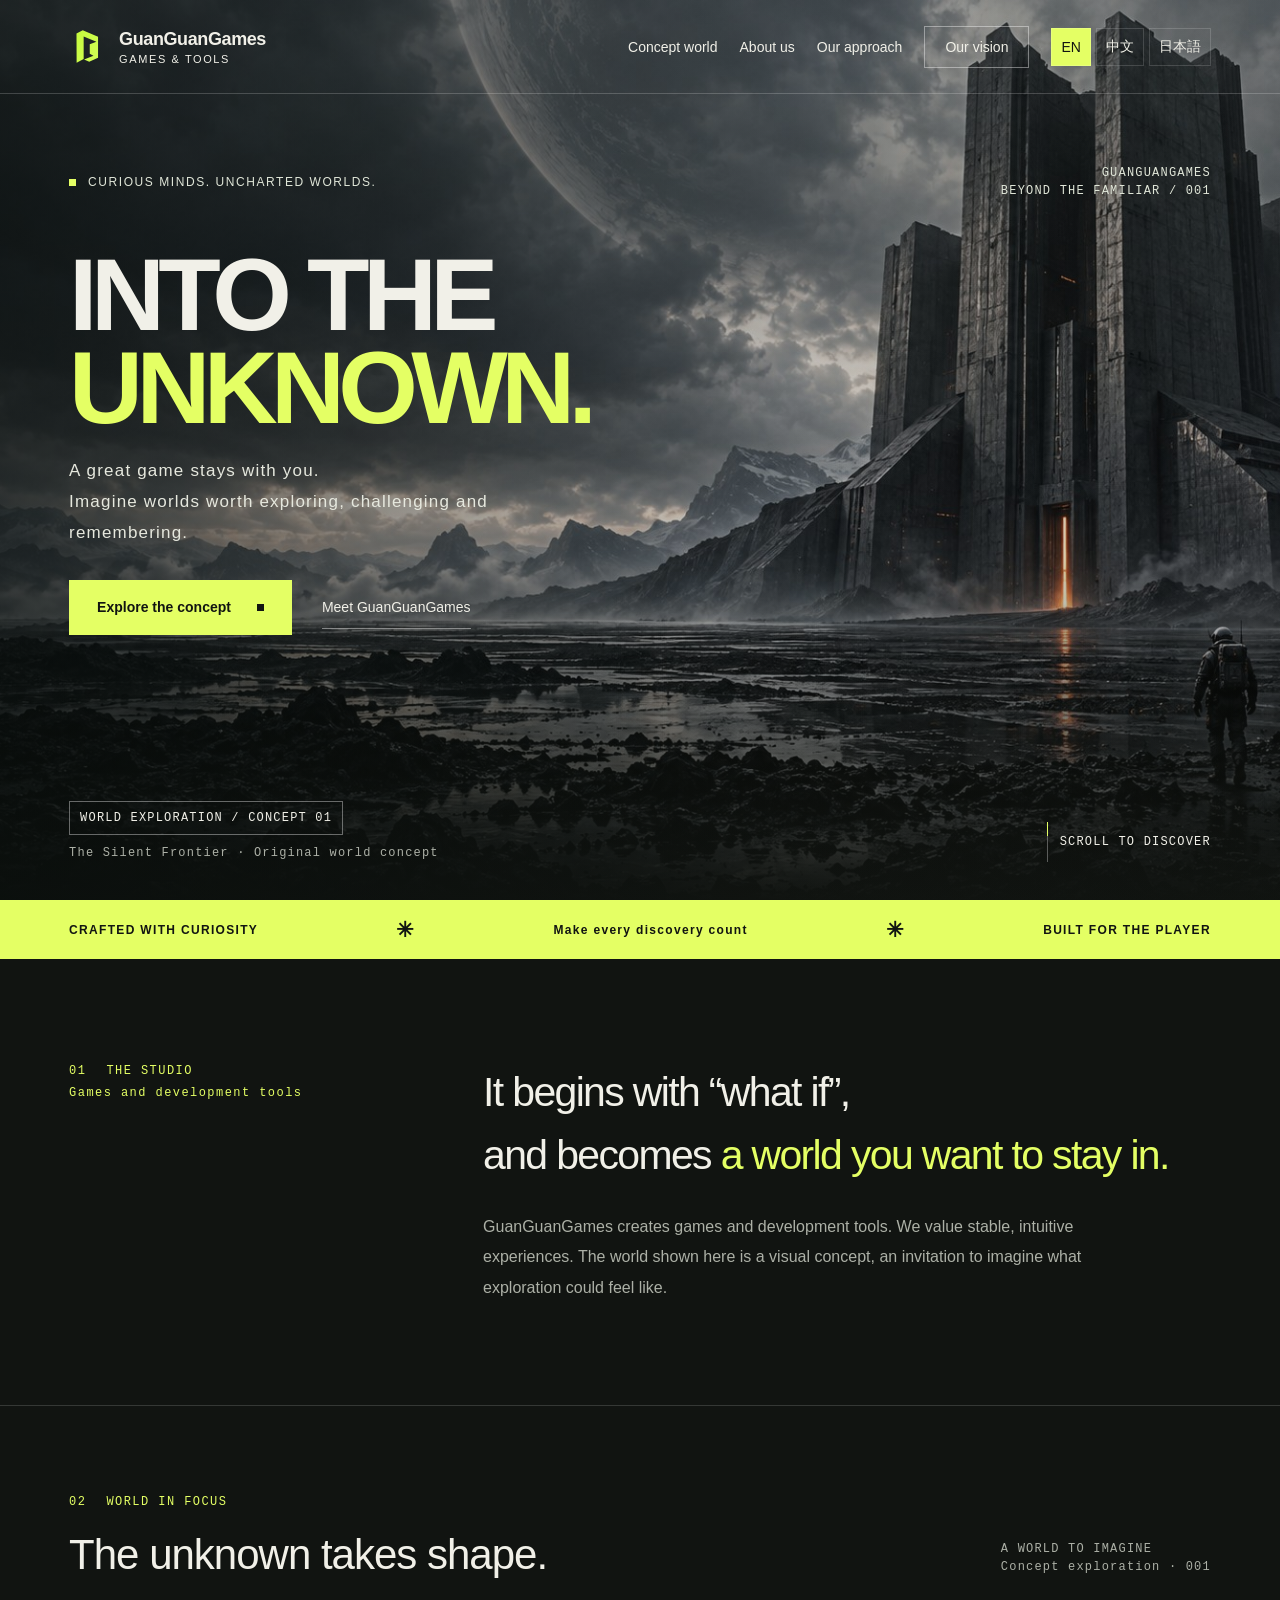
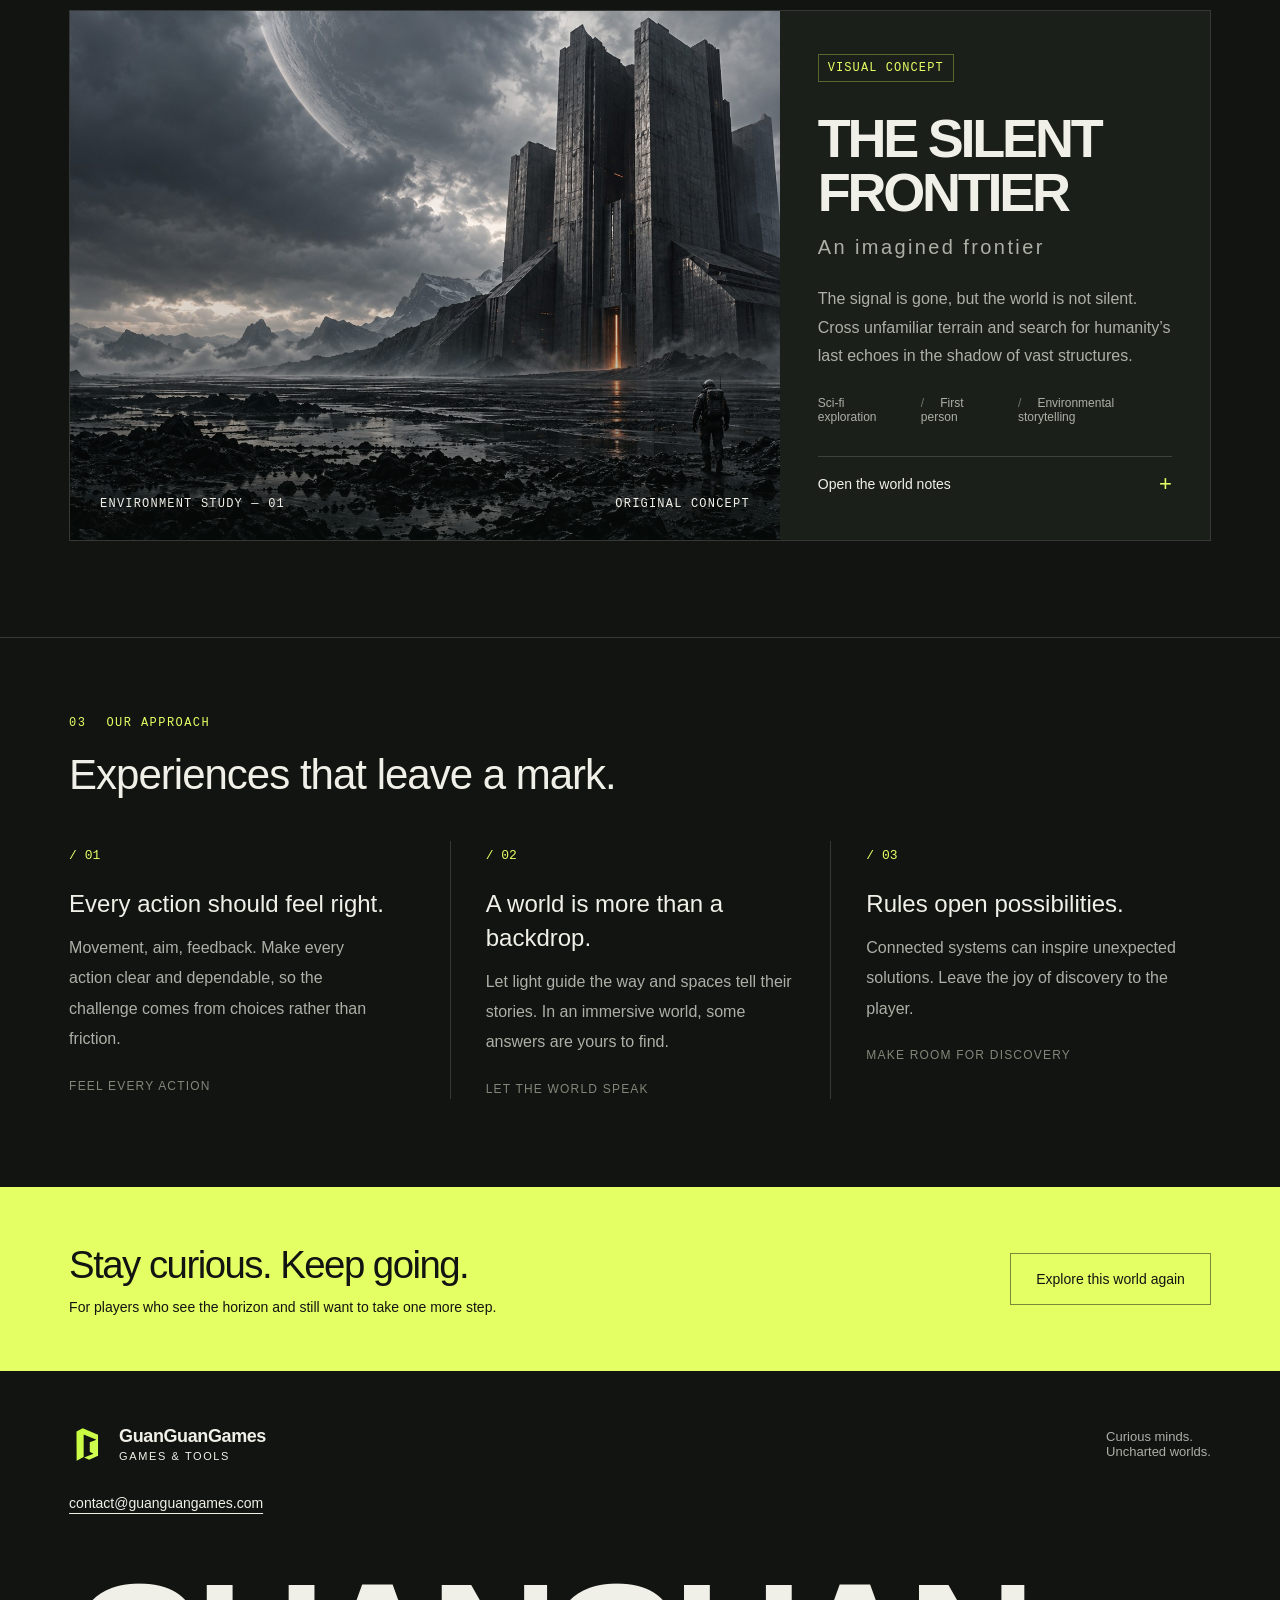
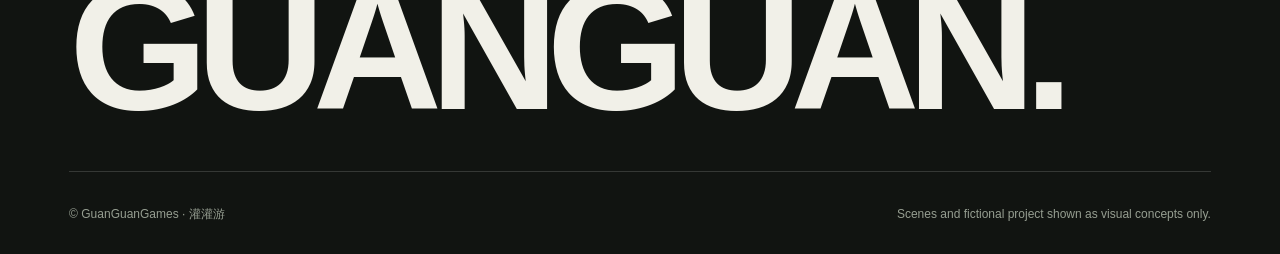
<file: index.html>
<!DOCTYPE html>

<html lang="en"><head><meta charset="utf-8"/><meta content="width=device-width,initial-scale=1" name="viewport"/><meta content="#111411" name="theme-color"/><meta content="GuanGuanGames: games, development tools and an original sci-fi visual concept." name="description"/><title>GuanGuanGames · Into the unknown</title><style>
:root{--bg:#111411;--ink:#f1f0e8;--muted:#acb0a6;--line:#ffffff27;--accent:#e4ff64;--font:Arial,"PingFang SC","Microsoft YaHei",sans-serif}*{box-sizing:border-box}html{scroll-behavior:smooth;scroll-padding-top:90px}body{margin:0;background:var(--bg);color:var(--ink);font-family:var(--font);-webkit-font-smoothing:antialiased}a{color:inherit;text-decoration:none}button{font:inherit}a,button,summary{-webkit-tap-highlight-color:transparent}a:focus-visible,button:focus-visible,summary:focus-visible{outline:2px solid var(--accent);outline-offset:7px}::selection{background:var(--accent);color:var(--bg)}.skip{position:fixed;left:20px;top:-100px;background:var(--accent);color:#111;padding:12px;z-index:50}.skip:focus{top:20px}.shell{padding-inline:5.4vw}.micro{font-size:12px;font-family:monospace;letter-spacing:.1em;line-height:1.5}.eyebrow{display:flex;align-items:center;gap:12px;font-size:12px;letter-spacing:.13em}.eyebrow:before{content:"";width:7px;height:7px;background:var(--accent)}.header{height:94px;position:absolute;top:0;left:0;width:100%;display:flex;align-items:center;justify-content:space-between;z-index:5;border-bottom:1px solid #ffffff30}.brand{display:flex;align-items:center;gap:13px;font-size:18px;letter-spacing:-.8px;font-weight:800}.brand-mark{width:37px;height:37px;background:var(--ink);color:var(--bg);display:grid;place-items:center;font-size:20px;letter-spacing:-5px;padding-right:5px;transform:skew(-8deg)}.brand span:last-child{font-size:11px;letter-spacing:3.4px;display:block;font-weight:400;margin-top:3px}.nav{display:flex;align-items:center;gap:38px;font-size:14px}.nav a{padding:9px 0;transition:color .2s}.nav a:hover{color:var(--accent)}.nav .nav-contact{border:1px solid #ffffff65;padding:12px 20px}.menu{display:none;background:transparent;border:1px solid var(--line);color:var(--ink);padding:10px 14px}.hero{height:max(800px,100svh);max-height:1100px;position:relative;overflow:hidden;isolation:isolate;background:#313932}.hero-art{position:absolute;inset:0;width:100%;height:100%;object-fit:cover;object-position:center;z-index:-3}.hero:after{content:"";position:absolute;inset:0;z-index:-2;background:linear-gradient(90deg,#080d0ba8 0%,#0c100d28 63%),linear-gradient(0deg,#111411 0%,transparent 38%,#10151038 80%)}.hero-top{padding-top:164px;display:flex;justify-content:space-between;color:#e0e6d8}.coordinate{text-align:right}.hero-title{margin:48px 0 22px;font-size:clamp(74px,8.4vw,138px);line-height:.91;letter-spacing:-.065em;font-weight:900;max-width:950px}.hero-title .outline{color:var(--accent)}.hero-description{font-size:17px;letter-spacing:.07em;line-height:1.8;max-width:430px;color:#e6e8de}.hero-actions{display:flex;gap:30px;align-items:center;margin-top:32px}.primary{background:var(--accent);color:#111411;padding:17px 28px;font-size:14px;font-weight:bold;display:inline-flex;align-items:center;justify-content:center;gap:26px;transition:background .2s,transform .2s}.primary:hover{background:#f0ffa9;transform:translateY(-2px)}.primary i{width:7px;height:7px;background:currentColor;display:block}.text-link{font-size:14px;border-bottom:1px solid #ffffff6b;padding:10px 0}.hero-bottom{position:absolute;bottom:38px;left:5.4vw;right:5.4vw;display:flex;justify-content:space-between;align-items:end}.hero-bottom .tag{display:inline-block;border:1px solid #ffffff60;padding:7px 10px;margin-bottom:9px}.hero-bottom p{margin:0;color:var(--muted)}.scroll{display:flex;align-items:center;gap:12px}.scroll-line{display:block;height:40px;width:1px;background:#ffffff50;position:relative;overflow:hidden}.scroll-line:after{content:"";height:14px;width:1px;background:var(--accent);position:absolute;animation:scan 2.8s infinite}@keyframes scan{from{top:-14px}to{top:40px}}.ticker{background:var(--accent);color:var(--bg);padding:19px 5.4vw;display:flex;align-items:center;justify-content:space-between;gap:20px;font-size:12px;letter-spacing:.11em;font-weight:bold}.ticker b{font-size:21px;line-height:1}.intro{display:grid;grid-template-columns:1fr 2fr;gap:50px;padding-block:102px;border-bottom:1px solid var(--line)}.section-index{color:var(--muted);font-size:12px;font-family:monospace;letter-spacing:.12em;line-height:1.8}.section-index span{color:var(--accent);margin-right:20px}.intro h2{font-size:clamp(28px,3.2vw,48px);font-weight:500;line-height:1.55;letter-spacing:-.04em;margin:0 0 24px}.intro h2 em{font-style:normal;color:var(--accent)}.intro p{color:var(--muted);font-size:16px;line-height:1.9;max-width:650px;margin:0}.work{padding-block:86px 96px}.section-head{display:flex;align-items:end;justify-content:space-between;margin-bottom:34px}.section-head h2{font-size:42px;line-height:1;margin:20px 0 0;font-weight:500;letter-spacing:-1px}.section-head .micro{color:var(--muted)}.project{display:grid;grid-template-columns:1.65fr 1fr;border:1px solid var(--line)}.project-visual{min-height:420px;position:relative;overflow:hidden}.project-visual img{width:100%;height:100%;object-fit:cover;position:absolute;object-position:75% center;transition:transform .7s}.project:hover .project-visual img{transform:scale(1.03)}.project-visual:after{content:"";position:absolute;inset:0;background:linear-gradient(0deg,#070d0baa,transparent 55%)}.project-caption{position:absolute;left:30px;right:30px;bottom:27px;z-index:1;display:flex;justify-content:space-between}.project-info{padding:43px 38px;background:#1b1f19;display:flex;flex-direction:column;align-items:start}.badge{font-family:monospace;font-size:12px;letter-spacing:.09em;color:var(--accent);border:1px solid #e4ff6450;padding:6px 9px}.project-info h3{font-size:54px;letter-spacing:-.06em;line-height:1;margin:29px 0 10px}.project-info .cn-title{font-size:20px;margin:0 0 20px;letter-spacing:.12em}.project-info>p{font-size:16px;line-height:1.8;color:var(--muted);margin:0 0 25px}.project-meta{display:flex;gap:16px;font-size:12px;color:var(--muted);margin-bottom:32px}.project-meta span+span:before{content:"/";margin-right:16px;color:#717768}.project details{width:100%;border-top:1px solid var(--line);margin-top:auto;padding-top:16px}.project summary{cursor:pointer;list-style:none;display:flex;justify-content:space-between;font-size:14px;line-height:1.7}.project summary::-webkit-details-marker{display:none}.project summary:after{content:"+";font-size:22px;color:var(--accent);line-height:1}.project details[open] summary:after{content:"−"}.project details p{color:var(--muted);font-size:14px;line-height:1.9;margin-bottom:0}.philosophy{padding-top:75px;padding-bottom:88px;border-top:1px solid var(--line)}.principles{display:grid;grid-template-columns:repeat(3,1fr);margin-top:45px}.principle{padding:4px 35px 3px 0}.principle+.principle{border-left:1px solid var(--line);padding-left:35px}.principle .number{font-family:monospace;color:var(--accent);font-size:13px}.principle h3{font-size:24px;line-height:1.4;font-weight:500;margin:24px 0 12px}.principle p{font-size:16px;line-height:1.9;color:var(--muted);margin:0;max-width:310px}.principle .english{display:block;font-size:12px;letter-spacing:.1em;color:#808879;margin-top:24px}.outro{background:var(--accent);color:var(--bg);padding-block:56px;display:flex;align-items:center;justify-content:space-between;gap:32px}.outro h2{margin:0 0 12px;font-size:clamp(28px,3vw,44px);font-weight:500;letter-spacing:-.04em}.outro p{font-size:14px;margin:0}.outro a{white-space:nowrap;border:1px solid #11141180;padding:17px 25px;font-size:14px}.outro a:hover{background:var(--bg);color:var(--accent)}footer{padding-top:55px;padding-bottom:28px;overflow:hidden}.footer-top{display:flex;justify-content:space-between;align-items:center;gap:20px}.footer-top p{font-size:13px;color:var(--muted);margin:0}.footer-wordmark{font-size:clamp(76px,17.15vw,270px);font-weight:900;letter-spacing:-.07em;line-height:1.05;margin:37px 0 32px;border-bottom:1px solid var(--line);padding-bottom:30px}.footer-bottom{display:flex;justify-content:space-between;color:#969e91;font-size:12px;line-height:1.8}.footer-bottom span:last-child{text-align:right}.mobile-only{display:none}@media(min-width:1800px){.shell{padding-inline:calc((100vw - 1600px)/2)}}@media(max-width:900px){.hero{height:900px;max-height:none}.hero-title{font-size:clamp(68px,10.5vw,100px)}.hero-art{object-position:60% center}.nav{gap:23px}.intro{grid-template-columns:1fr 2fr;gap:25px}.project{grid-template-columns:1.25fr 1fr}.project-info{padding:30px 25px}.project-info h3{font-size:42px}.project-meta{gap:8px;flex-wrap:wrap}.project-meta span+span:before{margin-right:8px}.principle{padding-right:20px}.principle+.principle{padding-left:20px}.principle h3{font-size:21px}}@media(max-width:600px){.shell{padding-inline:24px}.header{height:78px}.brand{font-size:16px}.brand-mark{width:33px;height:33px}.menu{display:block;font-size:14px}.nav{display:none;position:absolute;top:78px;left:0;right:0;background:#111411f7;padding:20px 24px 26px;border-bottom:1px solid var(--line);flex-direction:column;align-items:stretch;gap:6px}.nav.open{display:flex}.nav a{padding:13px 0}.nav .nav-contact{padding:13px 15px;margin-top:4px}.hero{height:850px;min-height:100svh}.hero-top{padding-top:120px}.coordinate{display:none}.hero-title{font-size:clamp(55px,12.8vw,77px);line-height:.97;letter-spacing:-.065em;margin:50px 0 25px}.hero-description{font-size:16px;max-width:300px;line-height:1.9}.hero-art{object-position:62% center}.hero:after{background:linear-gradient(90deg,#080d0bd4,#0c100d22),linear-gradient(0deg,#111411 0%,transparent 45%)}.hero-actions{gap:24px;margin-top:28px}.primary{padding:16px 23px}.hero-bottom{bottom:28px;left:24px;right:24px}.hero-bottom .scroll{display:none}.hero-bottom .micro{font-size:12px}.ticker{padding:17px 24px;gap:13px;font-size:11px;letter-spacing:.03em}.ticker span:nth-of-type(2),.ticker b:nth-of-type(2){display:none}.intro{padding-block:59px;grid-template-columns:1fr;gap:28px}.intro h2{font-size:27px;line-height:1.6}.intro p{font-size:16px}.work{padding-block:58px}.section-head{gap:20px}.section-head h2{font-size:32px}.section-head>.micro{font-size:11px;max-width:80px;text-align:right}.project{grid-template-columns:1fr}.project-visual{min-height:300px}.project-caption{left:20px;right:20px;bottom:20px;font-size:11px}.project-info{padding:28px 24px}.project-info h3{font-size:49px}.project-info>p{margin-bottom:22px}.project-meta{margin-bottom:26px}.philosophy{padding-block:58px}.principles{grid-template-columns:1fr;margin-top:33px}.principle,.principle+.principle{border-left:0;padding:26px 0;border-top:1px solid var(--line);display:grid;grid-template-columns:37px 1fr;gap:0 12px}.principle h3{font-size:24px;margin:0 0 12px}.principle .number{padding-top:8px}.principle p,.principle .english{grid-column:2}.principle p{max-width:none}.principle .english{margin-top:17px}.outro{padding-block:40px;align-items:start;flex-direction:column;gap:24px}.outro h2{font-size:29px;line-height:1.4}.outro p{font-size:14px;line-height:1.8}.outro a{padding:13px 21px}footer{padding-top:34px;padding-bottom:25px}.footer-top{align-items:start}.footer-top p{font-size:12px;max-width:100px;line-height:1.8;text-align:right}.footer-wordmark{font-size:16.5vw;margin-top:33px;margin-bottom:23px;padding-bottom:26px}.footer-bottom{flex-direction:column;gap:10px}.footer-bottom span:last-child{text-align:left}}@media(prefers-reduced-motion:reduce){html{scroll-behavior:auto}*,*:before,*:after{animation:none!important;transition:none!important}}

.skip{transform:translateY(-200%);top:0}.skip:focus{transform:none;top:20px}.footer-wordmark{font-size:clamp(40px,14vw,220px)} @media(max-width:600px){.footer-wordmark{font-size:13.5vw}}
.languages{display:flex;gap:5px}.languages button{background:transparent;border:1px solid var(--line);color:var(--ink);padding:9px;cursor:pointer}.languages button[aria-pressed=true]{background:var(--accent);color:var(--bg)}.brand{letter-spacing:-.4px}.brand-mark{background:transparent;transform:none;padding:0}.brand span:last-child{letter-spacing:1.6px}.contacts{display:flex;flex-wrap:wrap;gap:18px;margin-top:28px;font-size:14px;line-height:1.8}.contacts a{text-decoration:underline;text-underline-offset:5px}.hero-title{font-size:clamp(70px,8vw,128px)}.hero{height:auto;min-height:max(850px,100svh);max-height:none;padding-bottom:170px}.hero-bottom{position:absolute}.hero-actions{flex-wrap:wrap}.brand div{white-space:nowrap}.nav{gap:22px}.project-info h3{overflow-wrap:anywhere}.intro h2{overflow-wrap:anywhere}.primary,.text-link{line-height:1.5}.ticker span{line-height:1.5}.footer-bottom{gap:20px}html[lang=ja] .hero-title,html[lang=zh-CN] .hero-title{letter-spacing:0;font-size:clamp(60px,7vw,110px)}html[lang=ja] .project-info h3,html[lang=zh-CN] .project-info h3{letter-spacing:0} @media(max-width:1100px){.menu{display:block}.nav{display:none;position:absolute;top:94px;left:0;right:0;background:#111411fa;padding:20px 5.4vw;flex-direction:column;align-items:stretch;gap:6px;border-bottom:1px solid var(--line)}.nav.open{display:flex}.nav a{padding:12px 0}.languages{margin-top:12px}.languages button{min-width:58px;min-height:44px}}@media(max-width:600px){.header .brand{font-size:15px;gap:8px}.brand span:last-child{font-size:10px}.menu{padding:10px}.nav{top:78px}.hero{min-height:900px;padding-bottom:170px}.hero-title{font-size:clamp(46px,12vw,72px)}html[lang=ja] .hero-title,html[lang=zh-CN] .hero-title{font-size:clamp(48px,12vw,72px)}.eyebrow{font-size:11px;letter-spacing:.06em;max-width:270px}.hero-top{padding-top:120px}.hero-description{max-width:100%}.hero-bottom .tag{max-width:100%}.contacts{flex-direction:column;gap:10px}.footer-top{flex-wrap:wrap}.project-info h3{font-size:42px}.ticker{flex-wrap:wrap}.outro a{white-space:normal}}</style><link href="assets/favicon.ico?v=d190ce151fe9" rel="icon" type="image/x-icon"/><link href="assets/logo.svg?v=d190ce151fe9" rel="icon" type="image/svg+xml"/></head><body id="top"><a class="skip" href="#main"><span data-i18n="0">Skip to main content</span></a><header class="header shell"><a aria-label="GuanGuan Games 首页" class="brand" href="#top"><span aria-hidden="true" class="brand-mark"><img alt="" height="37" src="assets/logo.svg?v=d190ce151fe9" width="37"/></span><div>GuanGuanGames<span><span data-i18n="3">GAMES &amp; TOOLS</span></span></div></a><button aria-controls="navigation" aria-expanded="false" class="menu"><span data-i18n="4">Menu</span></button><nav aria-label="Main navigation" class="nav" id="navigation"><a href="#work"><span data-i18n="5">Concept world</span></a><a href="#studio"><span data-i18n="6">About us</span></a><a href="#approach"><span data-i18n="7">Our approach</span></a><a class="nav-contact" href="#vision"><span data-i18n="8">Our vision</span></a><div aria-label="Language" class="languages" role="group"><button aria-label="English" aria-pressed="true" data-lang="en" lang="en" type="button">EN</button><button aria-label="简体中文" aria-pressed="false" data-lang="zh" lang="zh-CN" type="button">中文</button><button aria-label="日本語" aria-pressed="false" data-lang="ja" lang="ja" type="button">日本語</button></div></nav></header>
<main id="main"><section aria-labelledby="hero-title" class="hero shell"><img alt="孤独的探索者走向迷雾中的巨型科幻建筑，远处天空悬着一弯行星" class="hero-art" src="assets/concept-world.jpeg"/><div class="hero-top"><span class="eyebrow"><span data-i18n="10">CURIOUS MINDS. UNCHARTED WORLDS.</span></span><span class="coordinate micro">GUANGUANGAMES<br/><span data-i18n="12">BEYOND THE FAMILIAR / 001</span></span></div><h1 class="hero-title" id="hero-title"><span data-i18n="13">INTO THE</span><br/><span class="outline"><span data-i18n="14">UNKNOWN.</span></span></h1><p class="hero-description"><span data-i18n="15">A great game stays with you.</span><br/><span data-i18n="16">Imagine worlds worth exploring, challenging and remembering.</span></p><div class="hero-actions"><a class="primary" href="#work"><span data-i18n="17">Explore the concept</span><i aria-hidden="true"></i></a><a class="text-link" href="#studio"><span data-i18n="18">Meet GuanGuanGames</span></a></div><div class="hero-bottom"><div><span class="tag micro"><span data-i18n="19">WORLD EXPLORATION / CONCEPT 01</span></span><p class="micro"><span data-i18n="20">The Silent Frontier · Original world concept</span></p></div><a class="scroll micro" href="#studio"><span aria-hidden="true" class="scroll-line"></span><span data-i18n="21">SCROLL TO DISCOVER</span></a></div></section>
<div aria-hidden="true" class="ticker"><span><span data-i18n="23">CRAFTED WITH CURIOSITY</span></span><b>✳</b><span><span data-i18n="25">Make every discovery count</span></span><b>✳</b><span><span data-i18n="27">BUILT FOR THE PLAYER</span></span></div>
<section class="intro shell" id="studio"><div class="section-index"><span>01</span><span data-i18n="30">THE STUDIO</span><br/><span data-i18n="31">Games and development tools</span></div><div><h2><span data-i18n="32">It begins with “what if”,</span><br/><span data-i18n="33">and becomes </span><em><span data-i18n="34">a world you want to stay in.</span></em></h2><p><span data-i18n="35">GuanGuanGames creates games and development tools. We value stable, intuitive experiences. The world shown here is a visual concept, an invitation to imagine what exploration could feel like.</span></p></div></section>
<section class="work shell" id="work"><div class="section-head"><div><div class="section-index"><span>02</span><span data-i18n="38">WORLD IN FOCUS</span></div><h2><span data-i18n="39">The unknown takes shape.</span></h2></div><span class="micro"><span data-i18n="40">A WORLD TO IMAGINE</span><br/><span data-i18n="41">Concept exploration · 001</span></span></div><article class="project"><div class="project-visual"><img alt="静默之境的概念场景：冷峻的异星荒原与庞大建筑" loading="lazy" src="assets/concept-world.jpeg"/><div class="project-caption micro"><span><span data-i18n="42">ENVIRONMENT STUDY — 01</span></span><span><span data-i18n="43">ORIGINAL CONCEPT</span></span></div></div><div class="project-info"><span class="badge"><span data-i18n="44">VISUAL CONCEPT</span></span><h3><span data-i18n="45">THE SILENT</span><br/><span data-i18n="46">FRONTIER</span></h3><p class="cn-title"><span data-i18n="47">An imagined frontier</span></p><p><span data-i18n="48">The signal is gone, but the world is not silent. Cross unfamiliar terrain and search for humanity’s last echoes in the shadow of vast structures.</span></p><div class="project-meta"><span><span data-i18n="49">Sci-fi exploration</span></span><span><span data-i18n="50">First person</span></span><span><span data-i18n="51">Environmental storytelling</span></span></div><details><summary><span data-i18n="52">Open the world notes</span></summary><p><span data-i18n="53">A faint signal leads an explorer to a seemingly dormant facility. Traces in the environment, unfamiliar devices and shifting paths form the first sketch of this world. This is a website visual concept, not a released game or a development announcement.</span></p></details></div></article></section>
<section class="philosophy shell" id="approach"><div class="section-head"><div><div class="section-index"><span>03</span><span data-i18n="56">OUR APPROACH</span></div><h2><span data-i18n="57">Experiences that leave a mark.</span></h2></div></div><div class="principles"><article class="principle"><span class="number">/ 01</span><h3><span data-i18n="59">Every action should feel right.</span></h3><p><span data-i18n="60">Movement, aim, feedback. Make every action clear and dependable, so the challenge comes from choices rather than friction.</span></p><span class="english"><span data-i18n="61">FEEL EVERY ACTION</span></span></article><article class="principle"><span class="number">/ 02</span><h3><span data-i18n="63">A world is more than a backdrop.</span></h3><p><span data-i18n="64">Let light guide the way and spaces tell their stories. In an immersive world, some answers are yours to find.</span></p><span class="english"><span data-i18n="65">LET THE WORLD SPEAK</span></span></article><article class="principle"><span class="number">/ 03</span><h3><span data-i18n="67">Rules open possibilities.</span></h3><p><span data-i18n="68">Connected systems can inspire unexpected solutions. Leave the joy of discovery to the player.</span></p><span class="english"><span data-i18n="69">MAKE ROOM FOR DISCOVERY</span></span></article></div></section>
<section class="outro shell" id="vision"><div><h2><span data-i18n="71">Stay curious. Keep going.</span></h2><p><span data-i18n="72">For players who see the horizon and still want to take one more step.</span></p></div><a href="#work"><span data-i18n="73">Explore this world again</span></a></section></main>
<footer class="shell"><div class="footer-top"><a aria-label="返回首页顶部" class="brand" href="#top"><span aria-hidden="true" class="brand-mark"><img alt="" height="37" src="assets/logo.svg?v=d190ce151fe9" width="37"/></span><div>GuanGuanGames<span><span data-i18n="77">GAMES &amp; TOOLS</span></span></div></a><p><span data-i18n="78">Curious minds.</span><br/><span data-i18n="79">Uncharted worlds.</span></p></div><div class="contacts"><a href="mailto:contact@guanguangames.com">contact@guanguangames.com</a></div><div aria-hidden="true" class="footer-wordmark">GUANGUAN.</div><div class="footer-bottom"><span><span data-i18n="81">© GuanGuanGames · 灌灌游</span></span><span><span data-i18n="82">Scenes and fictional project shown as visual concepts only.</span></span></div></footer>
<script defer="" src="js/localization.js?v=56d87ee170dd"></script></body></html>
</file>
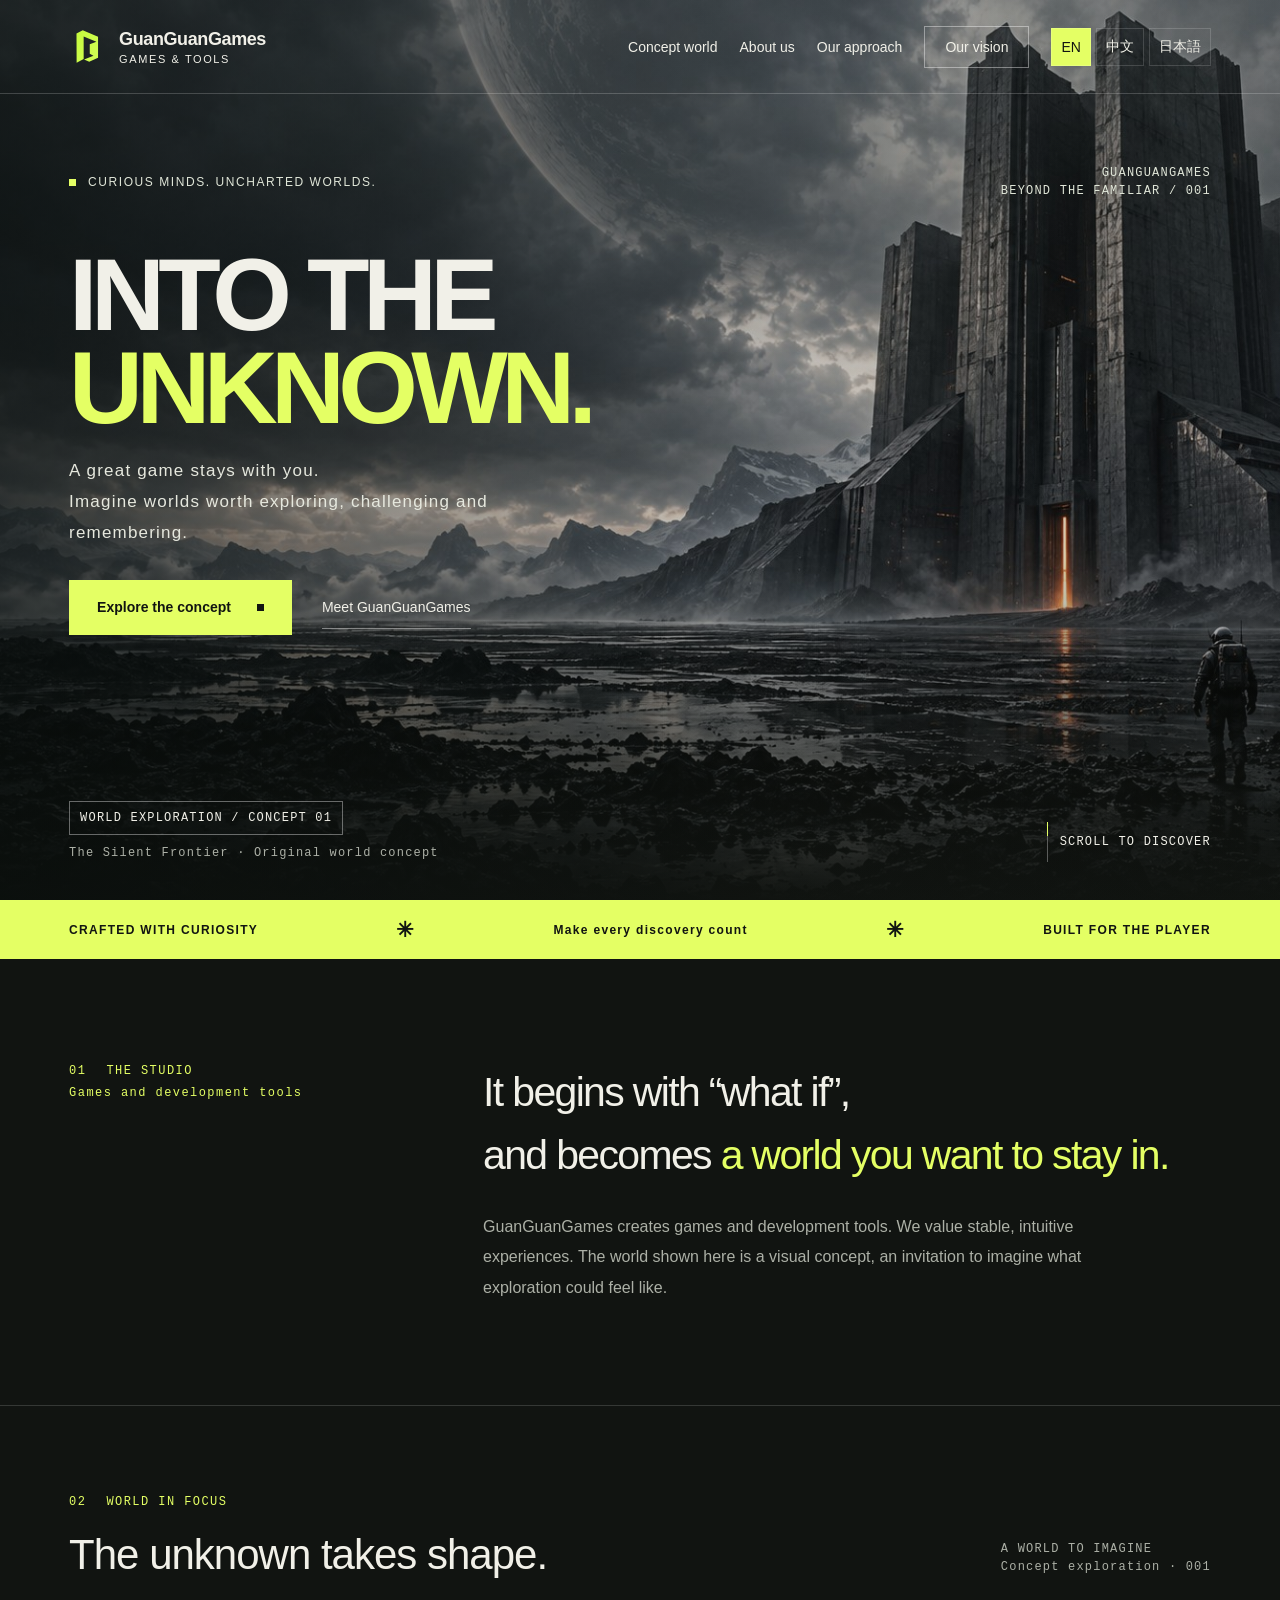
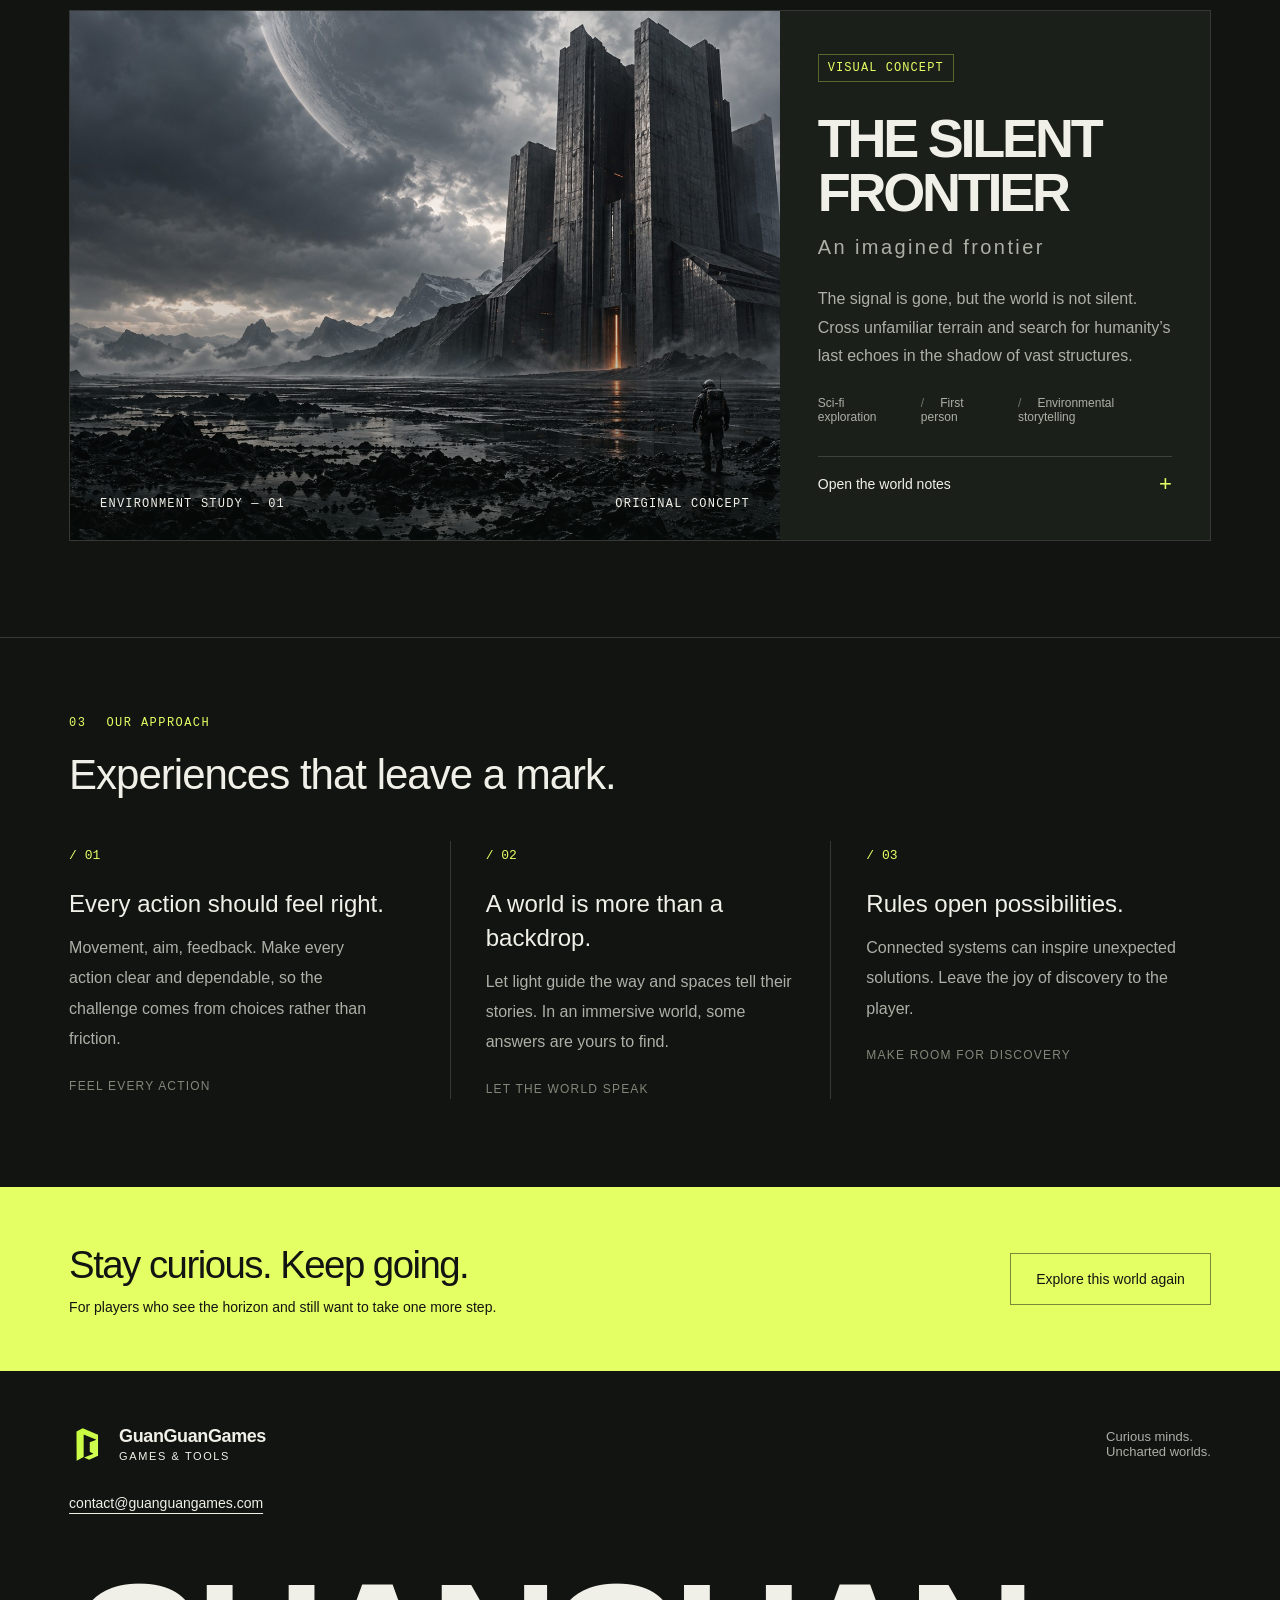
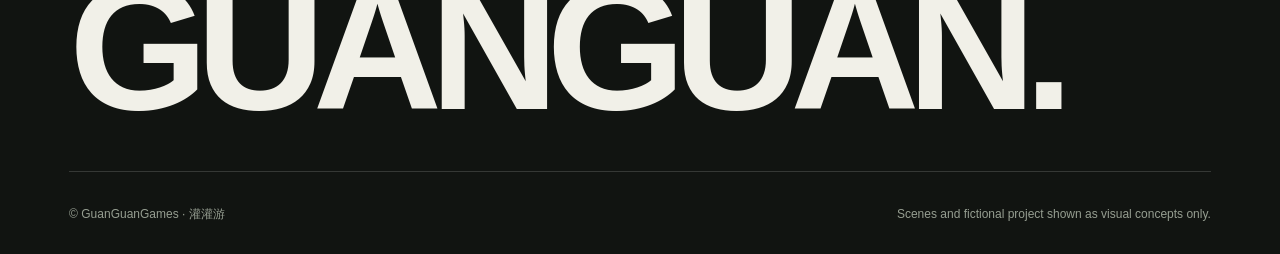
<file: about.html>
<!doctype html><html lang="en"><head><meta charset="utf-8"><meta name="viewport" content="width=device-width,initial-scale=1"><title>GuanGuanGames</title><script>location.replace("index.html"+location.search+"#studio")</script></head><body><a href="index.html#studio">GuanGuanGames · 灌灌游</a></body></html>
</file>
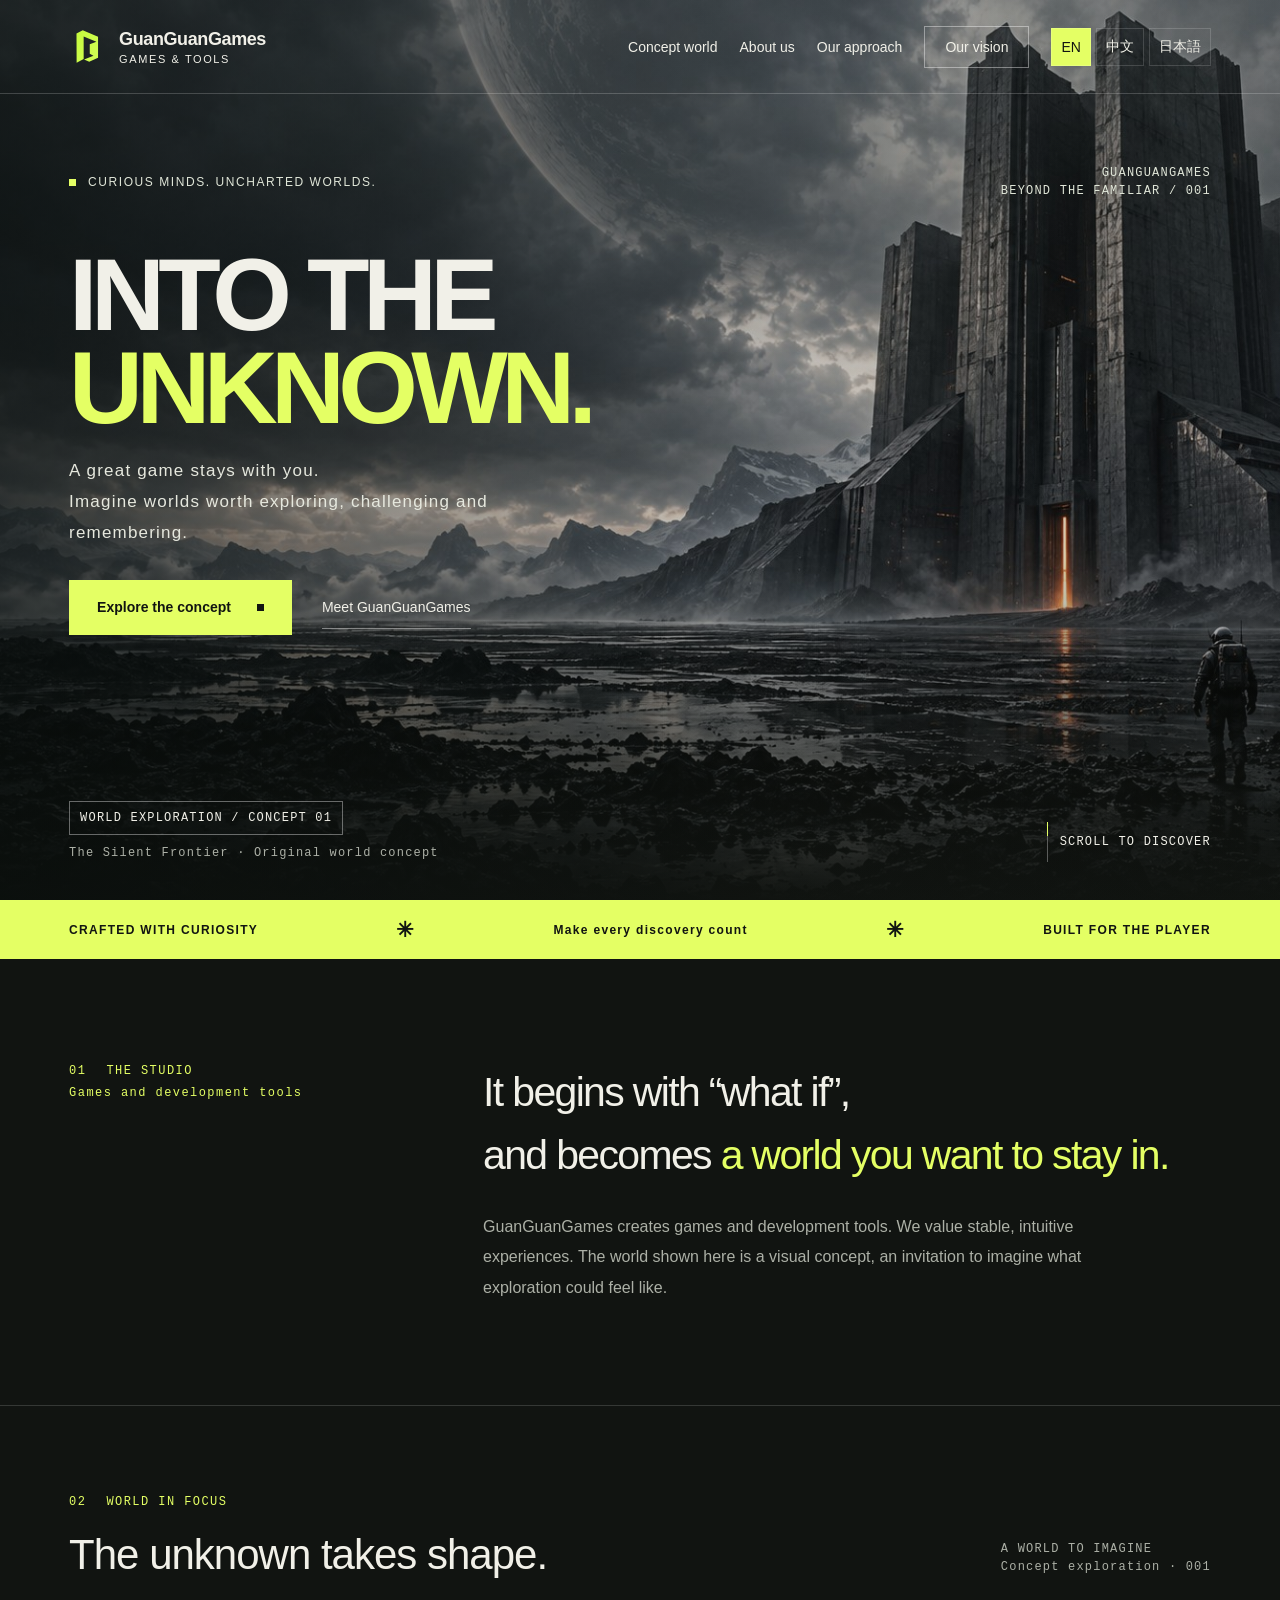
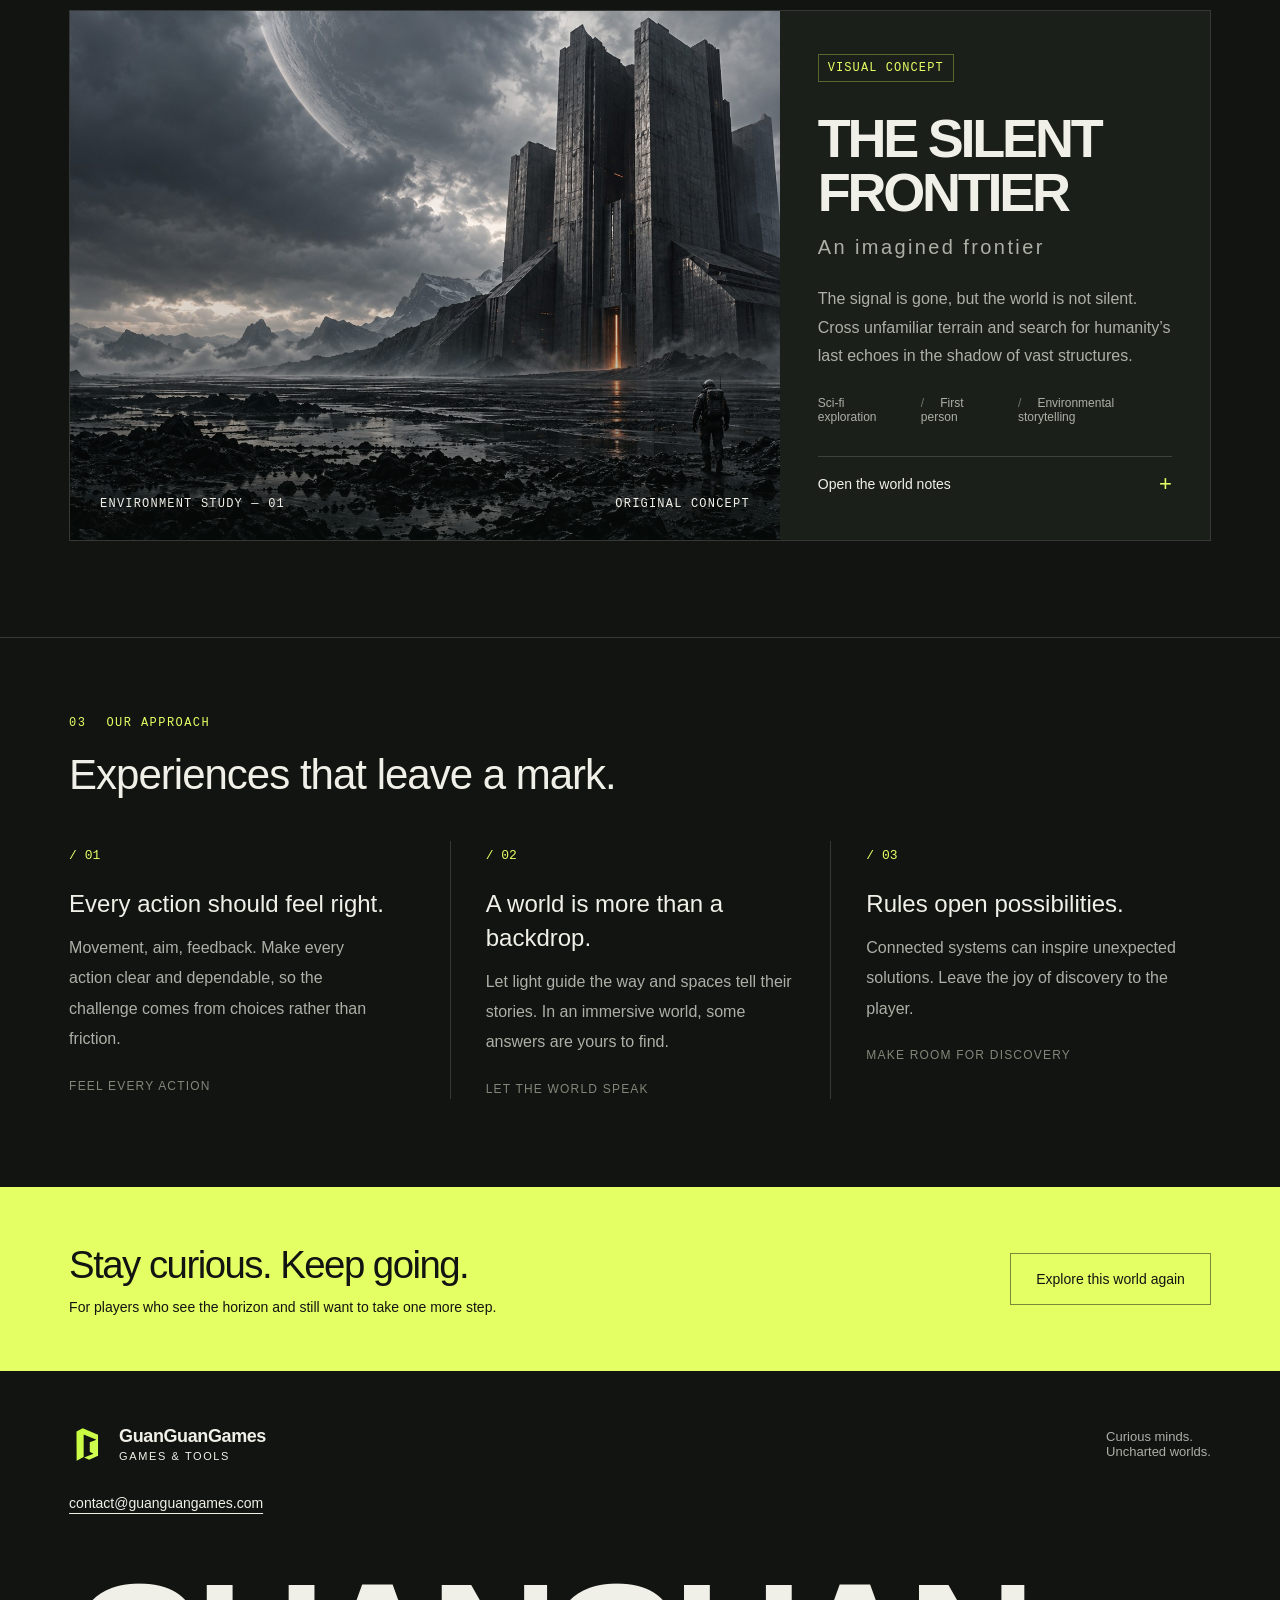
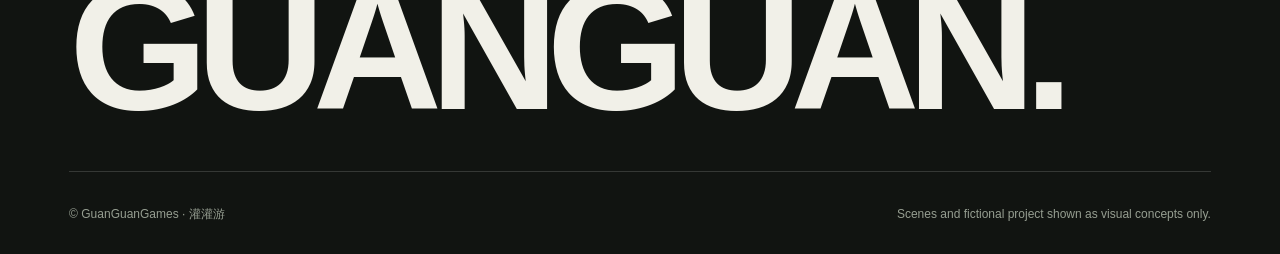
<file: products.html>
<!doctype html><html lang="en"><head><meta charset="utf-8"><meta name="viewport" content="width=device-width,initial-scale=1"><title>GuanGuanGames</title><script>location.replace("index.html"+location.search+"#work")</script></head><body><a href="index.html#work">GuanGuanGames · 灌灌游</a></body></html>
</file>
